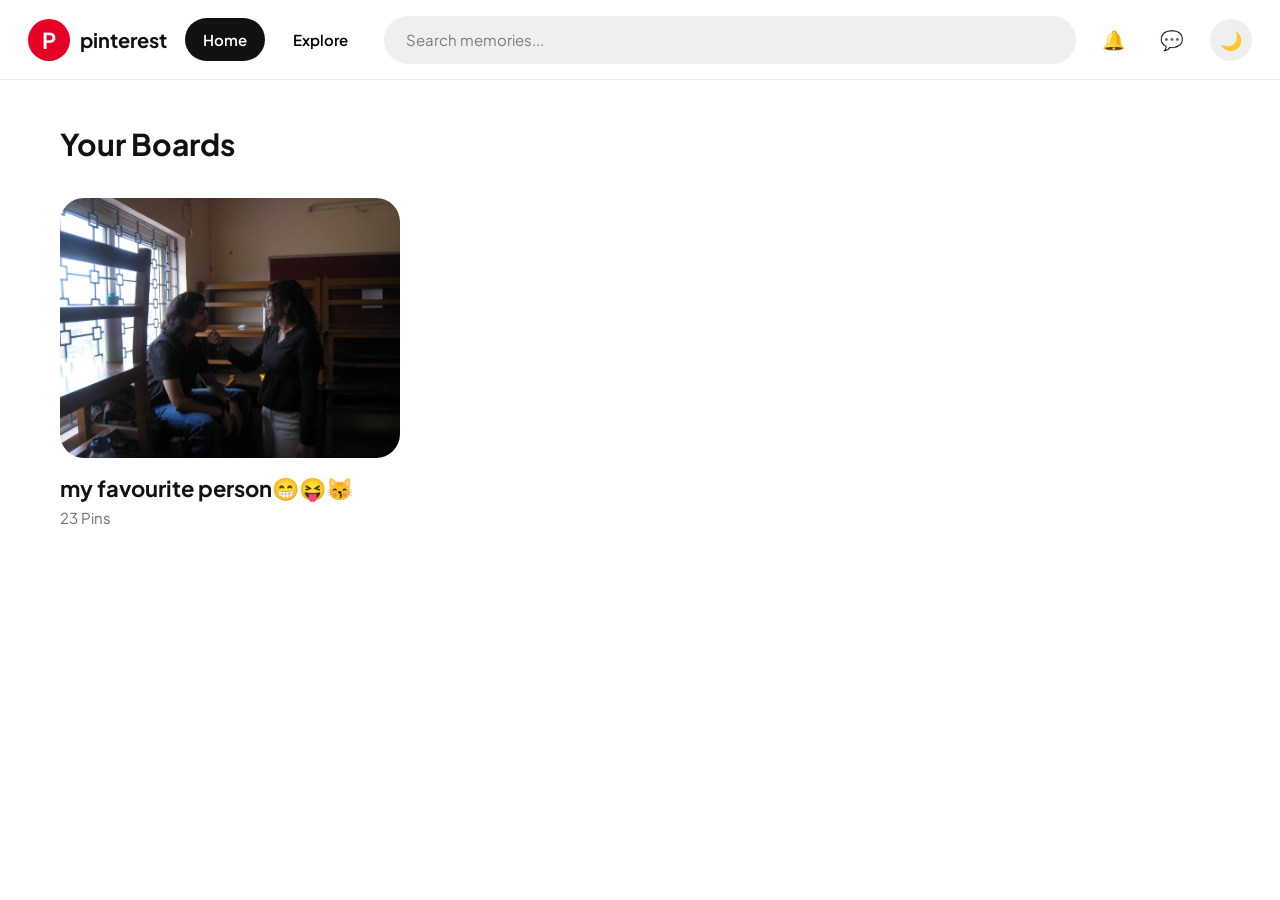
<file: index.html>
<!DOCTYPE html>
<html lang="en">

<head>

<meta charset="UTF-8">
<meta name="viewport" content="width=device-width, initial-scale=1.0">

<title>iykyk</title>

<link rel="stylesheet" href="style.css">

<link rel="preconnect" href="https://fonts.googleapis.com">
<link rel="preconnect" href="https://fonts.gstatic.com" crossorigin>

<link href="https://fonts.googleapis.com/css2?family=Plus+Jakarta+Sans:wght@400;500;600;700;800&family=Bodoni+Moda:wght@400;500;600;700&display=swap" rel="stylesheet">

</head>

<body>

<header class="navbar">

    <div class="logo">
        <div class="logo-circle">P</div>
        <span>pinterest</span>
    </div>

    <nav class="nav-links">

        <button class="active" id="homeButton">
            Home
        </button>

        <button id="exploreButton">
            Explore
        </button>

    </nav>

    <div class="search-area">

        <input
            type="text"
            id="searchBox"
            placeholder="Search memories..."
            autocomplete="off">

    </div>

    <div class="icons">

        <span id="notificationButton">🔔</span>

        <span id="messageButton">💬</span>

    </div>

   <div class="profile" id="darkModeButton">

    🌙

</div>

</header>



<main class="homepage" id="homepage">

    <h2>Your Boards</h2>

    <div class="boards">

        <a href="#" class="board-card" id="boardLink">

            <img src="images/us4.JPG" alt="Board Cover">

            <div class="board-info">

                <h3>my favourite person😁😝😽</h3>

                <p>23 Pins</p>

            </div>

        </a>

    </div>

</main>



<section class="board-page hidden" id="boardPage">

    <div class="board-header">

        <img
            src="images/us4.JPG"
            class="board-avatar">

        <h1>my favourite person😁😝😽</h1>

        <p>A collection of my favourite memories ❤️</p>

    </div>

    <div class="pins">

        <!-- HER -->
       <div class="pin note" data-tags="note intro">

            <h3>NOTE 😭❤️</h3>

            <p>

                i know you're completely aware that i didn't make this by myself because, &ensp;
                from your attempts to tell me that ai prompt stuff, you know that enakum coding ku romba dhooram
                (or CS in general 😭), so obviously ChatGPT helped me. But now i know some stuff to a level. un aluvukku ila
                and it throws millions and millions of errors for no reason. &emsp; Okay anyways, chatgpt use panadhukey
                
                it took me like 113 prompts 
                (ila but it took like 7 5ish before it strted getting bad so i had to create like branches and
                it genuinely came to close to that)

                BUT I can promise this whole idea was completely mine. &emsp;

                Namma annikku "what do i remind you off" nu pinterest la pantu irukumbodhu dhaan thonuchu. So i've been making this for almost a month now

                I thought it'd be cute and that you'd appreciate it.But i apologise if its a lame idea cause i had to use AI to make it.

                still.... 

                I hope you like it.

            </p>

        </div>

        <div class="pin tall">
            <img
                src="images/her1.jpg"
                data-caption="mwahh ❤️"
                data-tags="her pretty beautiful cute me you ">
        </div>
<div class="pin">

            <img
                src="images/IMG_3266.JPG"
                data-caption="hehehe ussss ❤️😝"
                data-tags="us together couple cute memories">

        </div>
 <div class="pin">

            <img
                src="images/platonic.png"
                data-caption="yes, we're def platonic"
                data-tags="platonic screenshot text funny screenshots">

        </div>

        <div class="pin">
            <img
                src="images/her2.JPG"
                data-caption="mwahh ❤️"
                data-tags="her pretty beautiful cute me you">
        </div>

    



        <div class="pin">

            <img
                src="images/hgf.jpg"
                data-caption="hehe ur hot"
                data-tags="hot pretty funny her gorgeous me you">

        </div>



       



        <div class="pin tall">

            <img
                src="images/1stpic.jpg"
                data-caption="this is the first ever pic i took of u (fyi ur imitating gayathri mam)"
                data-tags="first photo her memory school firsts you me">

        </div>



        <div class="pin">

            <img
                src="images/1stpic2gether.png"
                data-caption="this is our first pic together (i think) ❤️"
                data-tags="first together us memory firsts us">

        </div>

            <!-- HAPPY SIX MONTHS -->

       <div class="pin note" data-tags="note love notes">
            <h3>❤️😝😘😽</h3>

            <p>

            I LOOVVVEEEEE YOUUUU. ❤️😝😘😽

               ❤️😝😘😽 HAPPY SIX MONTHSSSS ❤️😝😘😽

            </p>

        </div>



        <!-- MORE PHOTOS -->

        <div class="pin">

            <img
                src="images/IMG_3162.JPG"
                data-caption="mwahh ❤️"
                data-tags="her pretty beautiful memory you me">

        </div>



        <div class="pin tall">

            <img
                src="images/medrawing.jpeg"
                data-caption="as promised... konjam kolaaru ah iruku 😭 but this is the best i can do ❤️"
                data-tags="drawing art sketch  funny">

        </div>

 <div class="pin">

            <img
                src="images/mylugn.png"
                data-caption="my first love you good night ❤️"
                data-tags="love goodnight lugn screenshot text me" firsts first>

        </div>

        


        <div class="pin tall">

            <img
                src="images/IMG_3289.JPG"
                data-caption="mwahh ❤️"
                data-tags="her pretty beautiful you me">

        </div>



        <!-- SCREENSHOTS -->

        <div class="pin">

            <img
                src="images/herilu.png"
                data-caption="ur first i love you (that counts) ❤️"
                data-tags="love ilu first screenshot text her firsts screenshots">

        </div>



        <div class="pin">

            <img
                src="images/bemyg.png"
                data-caption="you asking me to be your gf 😝😘"
                data-tags="proposal be my girlfriend screenshot first text firsts screenshots">

        </div>



        <div class="pin">

            <img
                src="images/hypedbemyg.png"
                data-caption="also you asking me to be your gf (that counts 😭)"
                data-tags="proposal be my girlfriend screenshot funny text, firsts, first, screenshot">

        </div>



        <div class="pin">

            <img
                src="images/herlugn.png"
                data-caption="ur first love you good night ❤️"
                data-tags="love goodnight lugn screenshot text her firsts screenshots">

        </div>



        <!-- OUR FIRSTS -->

       <div class="pin note" data-tags="note firsts notes note">

            <h3>our firsts ❤️</h3>

            <p>

                So ummm, there are some screenshots here. and like two photos? yeah. two

                They're some of our firsts that I could find. Plus you calling us platonic ( its funnyyy)

                I thought it'd be cute to include them. I've been going through our chats for a long time looking for stuff, we've texted a lot
                Not that im complaining.              

                Edho, indha, dates and timings oda iruku. i love you

            </p>

        </div>



        <div class="pin">

            <img
                src="images/myilu.png"
                data-caption="my first i love you (that counts) ❤️"
                data-tags="love ilu first screenshot text me screenshots">

        </div>



       


        <div class="pin">

            <img
                src="images/2nd1stilu.png"
                data-caption="second first i love you ❤️"
                data-tags="love ilu first screenshot second text firsts screenshots">

        </div>
        <!-- US ❤️ -->

        <div class="pin">

            <img
                src="images/us1.jpg"
                data-caption="hehehe ussss ❤️😝"
                data-tags="us together couple cute memories selfie">

        </div>



        <div class="pin tall">

            <img
                src="images/us2.jpg"
                data-caption="hehehe ussss ❤️😝"
                data-tags="us together couple cute memories">

        </div>



        <div class="pin">

            <img
                src="images/us3.jpg"
                data-caption="hehehe ussss ❤️😝"
                data-tags="us together couple cute memories">

        </div>
        
       


        <!-- LAST PHOTO -->

        <div class="pin">

            <img
                src="images/IMG_3291.JPG"
                data-caption="hehehe ussss ❤️😝"
                data-tags="us together couple memories cute">

        </div>
<!-- ===========================
     CUSTOM POPUP
=========================== -->



        <!-- FINAL LETTER -->

        <div class="pin note">

            <h3> open lastt </h3>

            <p>

               meedhi elathaiyum paathuta na open this

            </p>

        </div>

    </div>

</section>

<script src="script.js"></script>
    

</body>

</html>
</file>
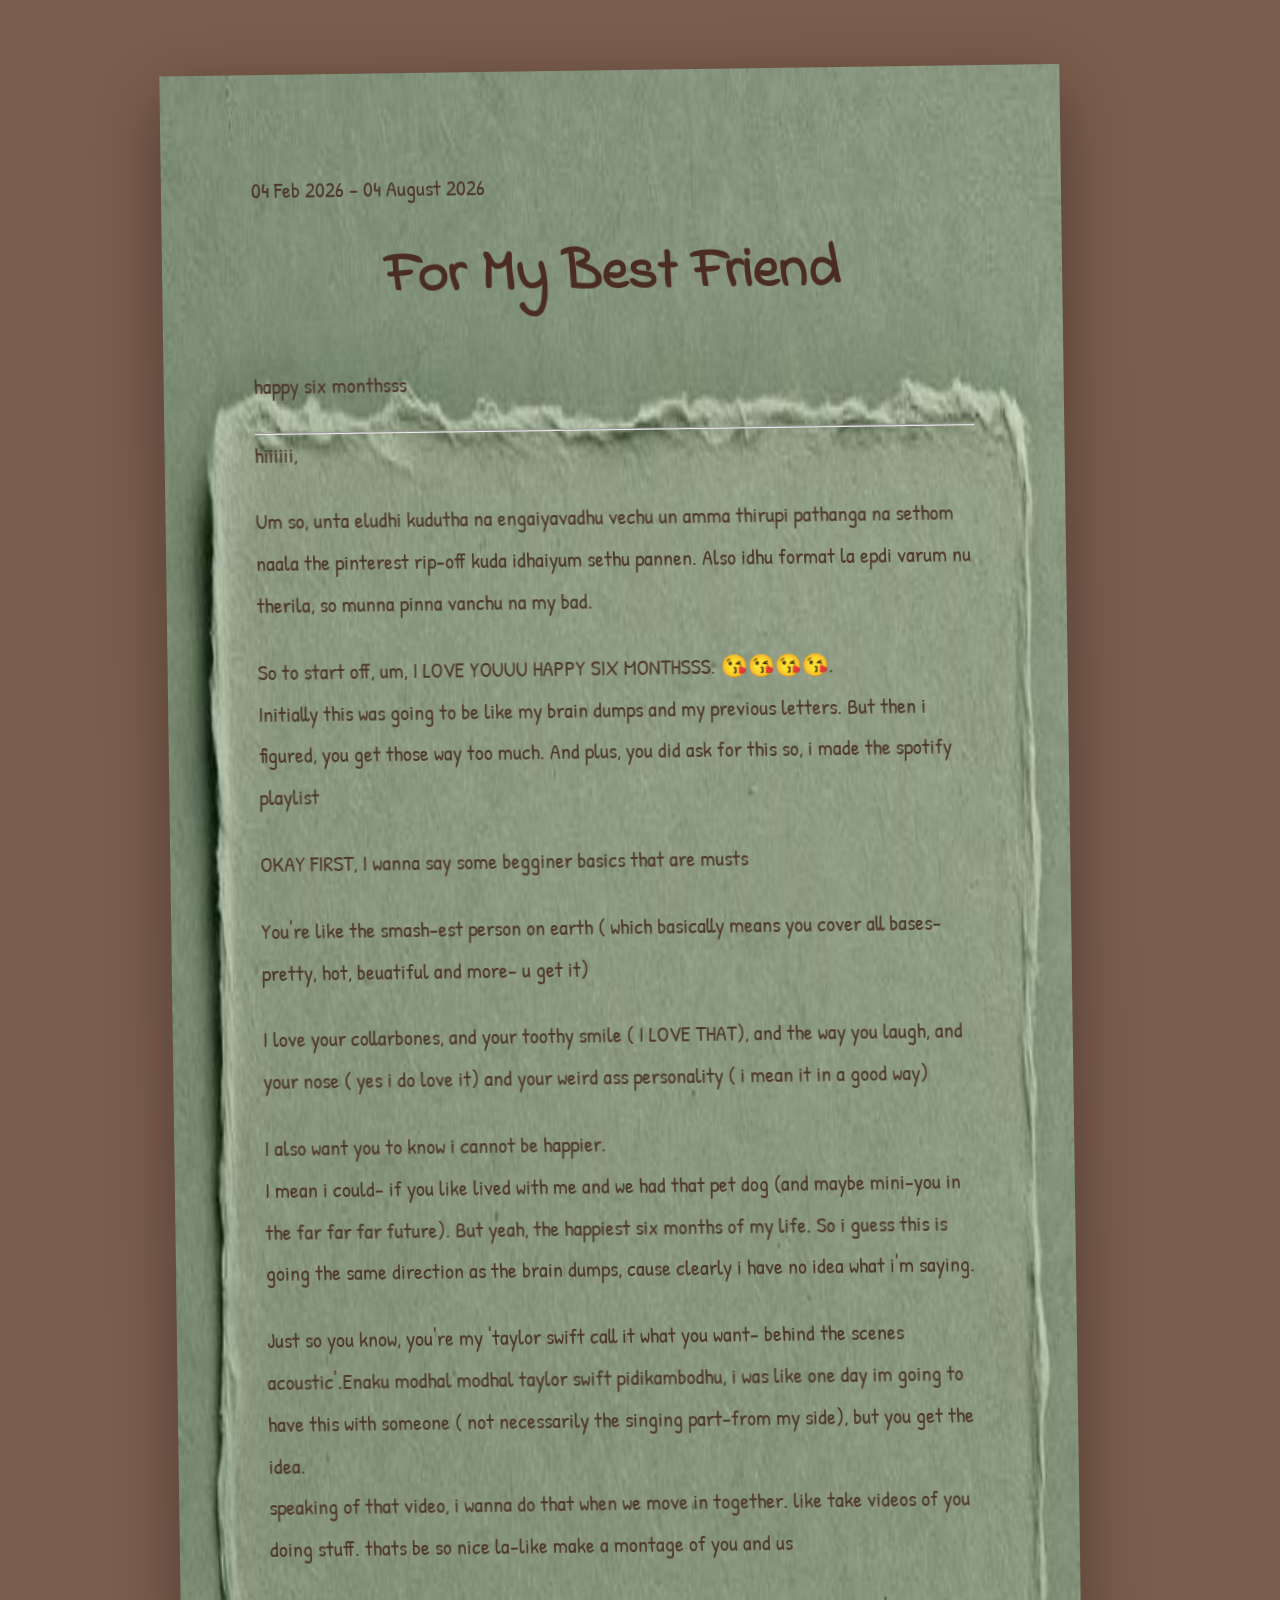
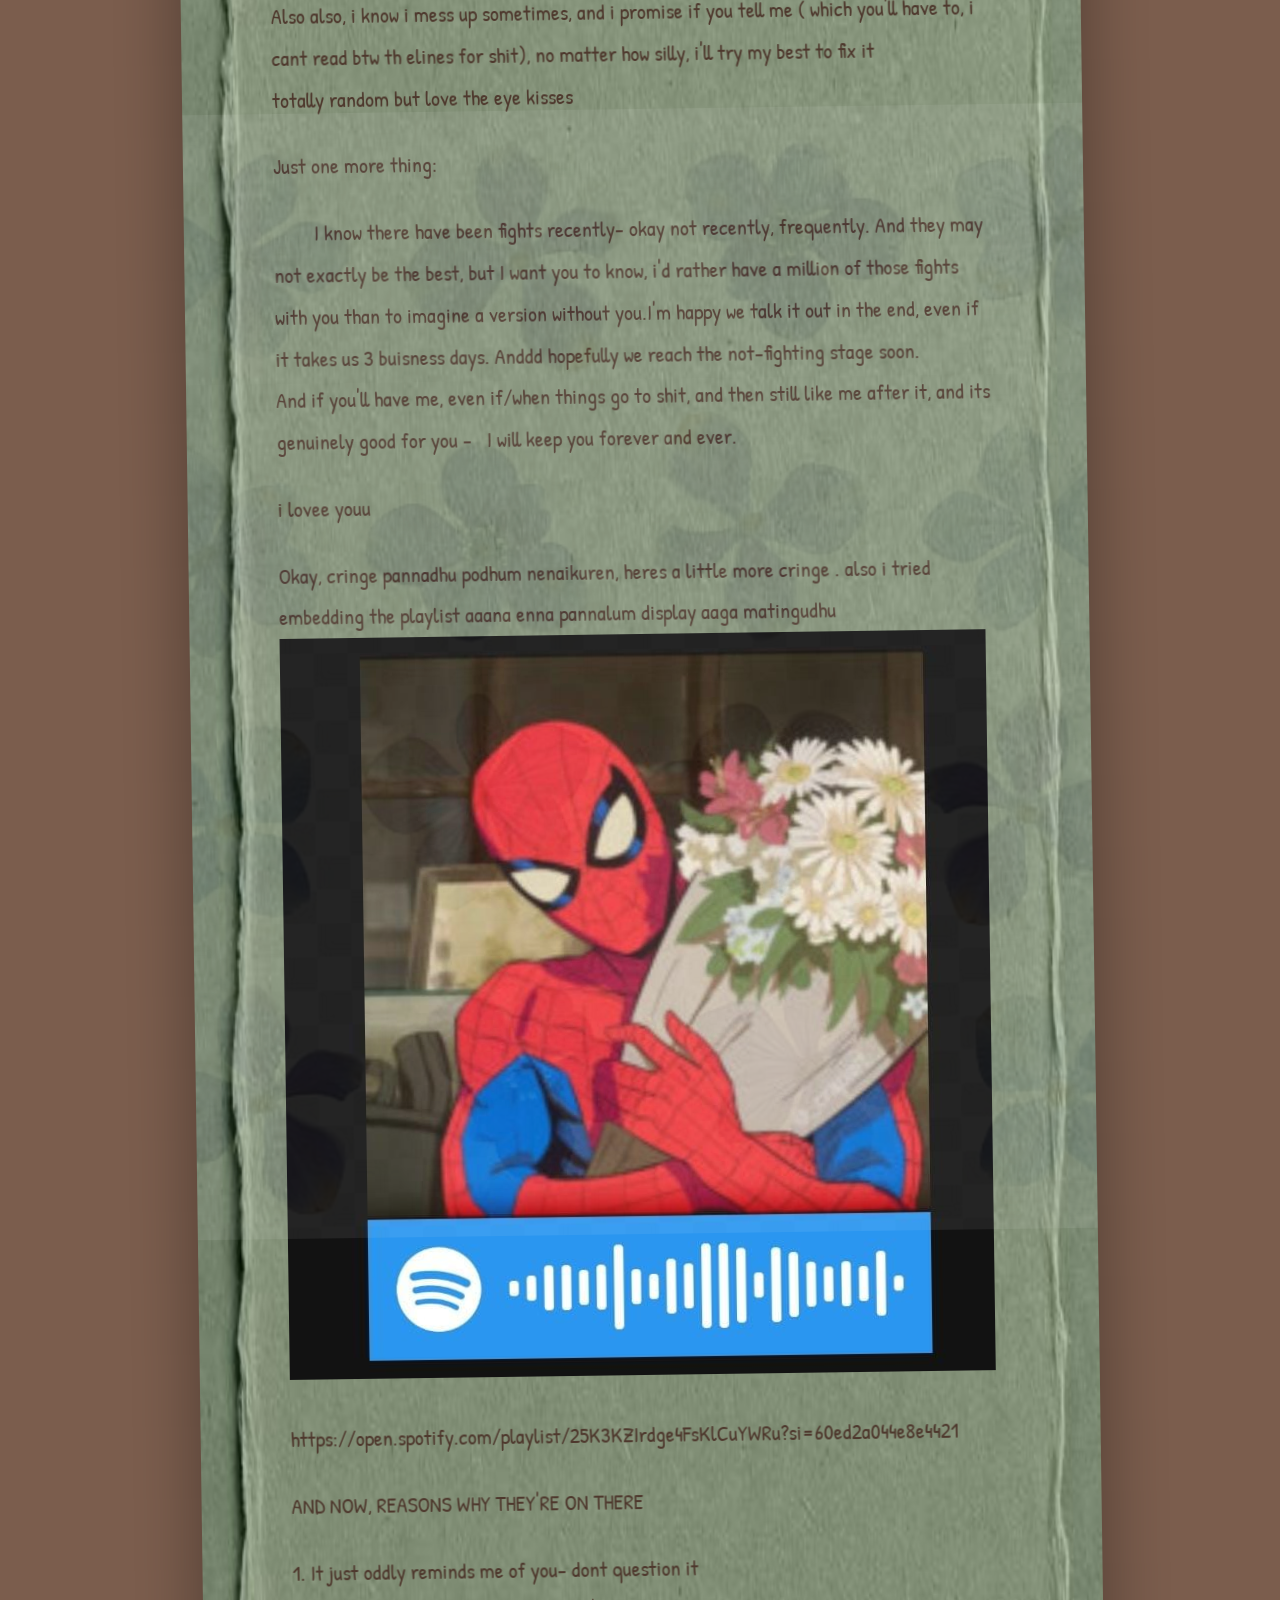
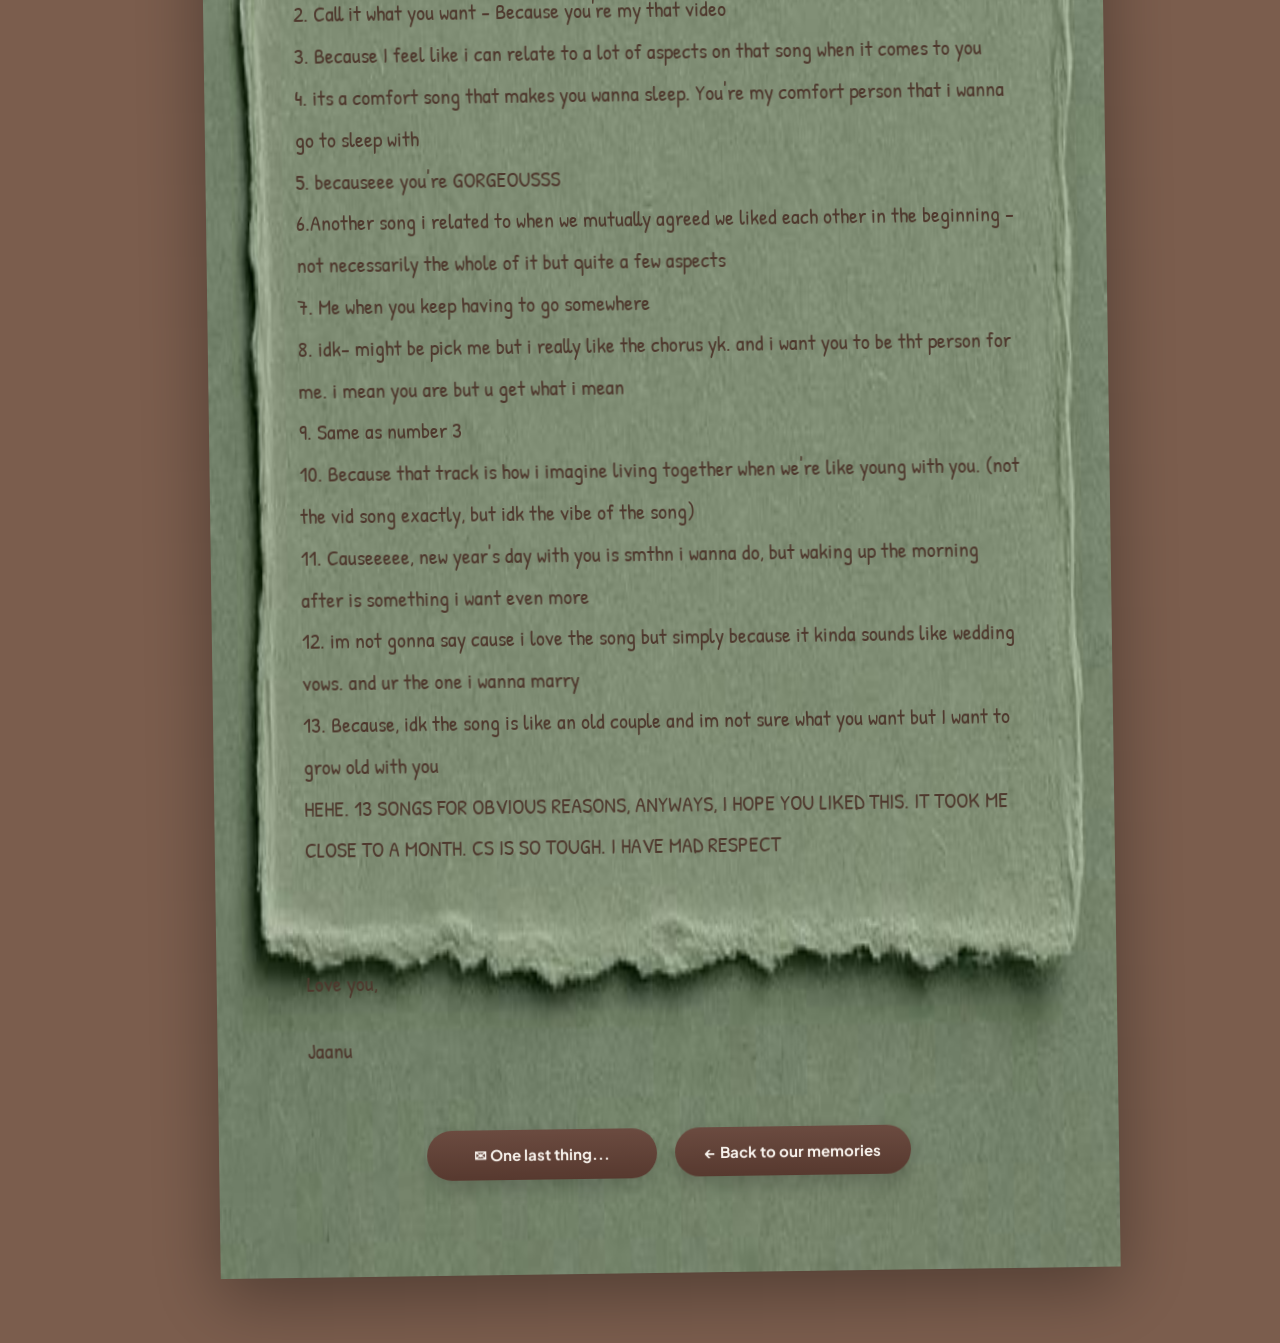
<file: letter.html>
<!DOCTYPE html>
<html lang="en">

<head>

    <meta charset="UTF-8">
    <meta name="viewport" content="width=device-width, initial-scale=1.0">

    <title>letter??</title>

    <link rel="stylesheet" href="letter.css">

    <link rel="preconnect" href="https://fonts.googleapis.com">

    <link rel="preconnect" href="https://fonts.gstatic.com" crossorigin>

    <link href="https://fonts.googleapis.com/css2?family=Indie+Flower&family=Patrick+Hand&family=Plus+Jakarta+Sans:wght@400;500;600;700&display=swap" rel="stylesheet">

</head>

<body>



<div class="paper">

    <p class="date">

        04 Feb 2026 – 04 August 2026

    </p>

    <h1>

        For My Best Friend

    </h1>

    <p class="subtitle">

        happy six monthsss

    </p>

    <hr>





    <div class="letter">

        <p>

            hiiiiii,

        </p>


        <p>

            <!-- YOUR LETTER STARTS HERE -->

        </p>

        <p>

            Um so, unta eludhi kudutha na engaiyavadhu vechu un amma thirupi pathanga na sethom naala the pinterest rip-off kuda idhaiyum sethu pannen.
			Also idhu format la epdi varum nu therila, so munna pinna vanchu na my bad.

        </p>

        <p>
             So to start off, um, I LOVE YOUUU HAPPY SIX MONTHSSS. 😘😘😘😘. <br>
			Initially this was going to be like my brain dumps and my previous letters. 
			But then i figured, you get those way too much. And plus, you did ask for this so, i made the spotify playlist
        </p>
	
<p>
OKAY FIRST, I wanna say some begginer basics that are musts
</p>
<p>
You're like the smash-est person on earth ( which basically means you cover all bases- pretty, hot, beuatiful and more- u get it)
</p>
<p>
I love your collarbones, and your toothy smile ( I LOVE THAT), and the way you laugh, and your nose ( yes i do love it) and your weird ass personality ( i mean it in a good way)
</p>
		<P>
			I also want you to know i cannot be happier.<br> I mean i could- if you like lived with me and we had that pet dog 
			(and maybe mini-you in the far far far future). But yeah, the happiest six months of my life. 
			So i guess this is going the same direction as the brain dumps, cause clearly i have no idea what i'm saying.
</p>
<p>
Just so you know, you're my 'taylor swift call it what you want- behind the scenes acoustic'.Enaku modhal modhal taylor swift pidikambodhu,
i was like one day im going to have this with someone ( not necessarily the singing part-from my side), but you get the idea.
<br>
speaking of that video, i wanna do that when we move in together. like take videos of you doing stuff. thats be so nice la-like make a montage of you and us
</p>

		<p>
			Also also, i know i mess up sometimes, and i promise if you tell me ( which you'll have to, i cant read btw th elines for shit), 
			no matter how silly, i'll try my best to fix it <br> totally random but love the eye kisses

<p>
Just one more thing:

<p style="text-indent: 40px;"> I know there have been fights recently- okay not recently, frequently. And they may not exactly be the best,
	but I want you to know, i'd rather have a million of those fights with you than to imagine a version without you.I'm happy we talk it out in the end,
	even if it takes us 3 buisness days. Anddd hopefully we reach the not-fighting stage soon. <br>
	
	And if you'll have me,
	even if/when things go to shit, and then still like me after it, and its genuinely good for you -
	&nbsp; I will keep you forever and ever.</p>

</p>

<p>
i lovee youu
</p>

<p>
 Okay, cringe pannadhu podhum nenaikuren, heres a little more cringe . also i tried embedding the playlist aaana enna pannalum display aaga matingudhu
</p?
		<iframe style="border-radius:12px" src="https://spotify.com" width="100%" height="352" frameBorder="0" allowfullscreen="
			" allow="autoplay; clipboard-write; encrypted-media; fullscreen; picture-in-picture" loading="lazy"></iframe>


	<img src="images/b3156f34-bdee-4170-b66f-da9c917953db.jpg" alt="Us ❤️" class="letter-photo">	
		<p>https://open.spotify.com/playlist/25K3KZIrdge4FsKlCuYWRu?si=60ed2a044e8e4421</p>

        <p> AND NOW, REASONS WHY THEY'RE ON THERE</p>

		<p>
			1. It just oddly reminds me of you- dont question it <br>
			2. Call it what you want - Because you're my that video <br>
			3. Because I feel like i can relate to a lot of aspects on that song when it comes to you <br>
			4. its a comfort song that makes you wanna sleep. You're my comfort person that i wanna go to sleep with <br>
			5. becauseee you're GORGEOUSSS <br>
			6.Another song i related to when we mutually agreed we liked each other in the beginning - not necessarily the whole of it but quite a few aspects <br>
			7. Me when you keep having to go somewhere<br>
			8. idk- might be pick me but i really like the chorus yk. and i want you to be tht person for me. i mean you are but u get what i mean <br>
			9. Same as number 3 <br>
			10. Because that track is how i imagine living together when we're like young with you. (not the vid song exactly, but idk the vibe of the song) <br>
			11. Causeeeee, new year's day with you is smthn i wanna do, but waking up the morning after is something i want even more <br>
			12. im not gonna say cause i love the song but simply because it kinda sounds like wedding vows. and ur the one i wanna marry <br>
			13. Because, idk the song is like an old couple and im not sure what you want but I want to grow old with you <br>
			
		
		HEHE. 13 SONGS FOR OBVIOUS REASONS, ANYWAYS, I HOPE YOU LIKED THIS. IT TOOK ME CLOSE TO A MONTH. CS IS SO TOUGH. I HAVE MAD RESPECT
																																		
																																			
		</p>
	<p> <br> </p>
        <p>

            Love you,

        </p>
		
	

        <p>

            Jaanu

        </p>

    </div>





<div class="button-row">

    <button id="lastThing" class="open-btn">

        ✉ One last thing...

    </button>

    <a href="index.html" class="back">

        ← Back to our memories

    </a>

</div>



<div id="surprise" class="hidden">

    <h2>

        One Last Thing...

    </h2>

    <p>

        I LOVEE YOUUU. MWAHHHHHHH. come give me a hug or a kiss or both

    </p>

</div>

</div>



<script src="letter.js"></script>

</body>

</html>
</file>
<file: style.css>
/* ==========================================================
   GOOGLE FONT
========================================================== */

@import url('https://fonts.googleapis.com/css2?family=Plus+Jakarta+Sans:wght@400;500;600;700;800&family=Bodoni+Moda:wght@400;500;600;700&display=swap');


/* ==========================================================
   RESET
========================================================== */

*{
    margin:0;
    padding:0;
    box-sizing:border-box;
}

html{
    scroll-behavior:smooth;
}

body{

    font-family:"Plus Jakarta Sans",sans-serif;

    background:#ffffff;

    color:#111111;

    transition:
    background .35s ease,
    color .35s ease;

}


/* ==========================================================
   LINKS
========================================================== */

a{

    text-decoration:none;

    color:inherit;

}


/* ==========================================================
   NAVBAR
========================================================== */

.navbar{

    position:sticky;

    top:0;

    z-index:1000;

    height:80px;

    padding:0 28px;

    display:flex;

    align-items:center;

    gap:18px;

    background:#ffffff;

    border-bottom:1px solid #ececec;

    transition:
    background .35s,
    border-color .35s;

}


/* ==========================================================
   LOGO
========================================================== */

.logo{

    display:flex;

    align-items:center;

    gap:10px;

    font-weight:700;

    font-size:20px;

}

.logo-circle{

    width:42px;

    height:42px;

    border-radius:50%;

    background:#e60023;

    color:white;

    display:flex;

    justify-content:center;

    align-items:center;

    font-size:22px;

    font-weight:700;

}


/* ==========================================================
   NAVIGATION BUTTONS
========================================================== */

.nav-links{

    display:flex;

    align-items:center;

    gap:10px;

}

.nav-links button{

    border:none;

    background:none;

    border-radius:999px;

    padding:12px 18px;

    font-family:"Plus Jakarta Sans",sans-serif;

    font-size:15px;

    font-weight:600;

    cursor:pointer;

    transition:.25s;

}

.nav-links button:hover{

    background:#efefef;

}

.nav-links .active{

    background:#111111;

    color:white;

}


/* ==========================================================
   SEARCH BAR
========================================================== */

.search-area{

    flex:1;

}

.search-area input{

    width:100%;

    height:48px;

    border:none;

    outline:none;

    border-radius:999px;

    background:#efefef;

    padding:0 22px;

    font-size:15px;

    font-family:"Plus Jakarta Sans",sans-serif;

    transition:
    background .25s,
    color .25s;

}

.search-area input::placeholder{

    color:#7a7a7a;

}


/* ==========================================================
   RIGHT SIDE
========================================================== */

.icons{

    display:flex;

    align-items:center;

    gap:18px;

}

.icons span{

    width:40px;

    height:40px;

    border-radius:50%;

    display:flex;

    justify-content:center;

    align-items:center;

    cursor:pointer;

    font-size:19px;

    transition:.25s;

}

.icons span:hover{

    background:#efefef;

}


.profile{

    width:42px;

    height:42px;

    border-radius:50%;

    background:#efefef;

    display:flex;

    justify-content:center;

    align-items:center;

    cursor:pointer;

    transition:.25s;

    font-size:18px;

}

.profile:hover{

    background:#dddddd;

}


/* ==========================================================
   HOME PAGE
========================================================== */

.homepage{

    max-width:1450px;

    margin:auto;

    padding:45px;

}

.homepage h2{

    font-size:30px;

    margin-bottom:35px;

    font-weight:700;

}


/* ==========================================================
   BOARDS
========================================================== */

.boards{

    display:flex;

    gap:35px;

    flex-wrap:wrap;

}

.board-card{

    width:340px;

    transition:.28s;

}

.board-card:hover{

    transform:translateY(-6px);

}

.board-card img{

    width:100%;

    height:260px;

    object-fit:cover;

    border-radius:24px;

    display:block;

}

.board-info{

    margin-top:16px;

}

.board-info h3{

    font-size:22px;

    margin-bottom:6px;

}

.board-info p{

    color:#6e6e6e;

    font-size:15px;

}
/* ==========================================================
   BOARD PAGE
========================================================== */

.hidden{

    display:none;

}

.board-page{

    max-width:1450px;

    margin:auto;

    padding:40px;

}


/* ==========================================================
   BOARD HEADER
========================================================== */

.board-header{

    display:flex;

    flex-direction:column;

    align-items:center;

    text-align:center;

    margin-bottom:45px;

}

.board-avatar{

    width:120px;

    height:120px;

    border-radius:50%;

    object-fit:cover;

    margin-bottom:18px;

    box-shadow:0 8px 25px rgba(0,0,0,.12);

}

.board-header h1{

    font-size:34px;

    font-weight:700;

    margin-bottom:10px;

}

.board-header p{

    font-size:16px;

    color:#777777;

}


/* ==========================================================
   PINTEREST MASONRY GRID
========================================================== */

.pins{

    column-count:5;

    column-gap:18px;

}

.pin{

    break-inside:avoid;

    margin-bottom:18px;

}


/* ==========================================================
   PIN CARD
========================================================== */

.pin{

    background:#ffffff;

    border-radius:20px;

    overflow:hidden;

    cursor:pointer;

    box-shadow:0 2px 12px rgba(0,0,0,.08);

    transition:
    transform .25s,
    box-shadow .25s,
    background .35s;

}

.pin:hover{

    transform:translateY(-5px);

    box-shadow:0 14px 28px rgba(0,0,0,.15);

}


/* ==========================================================
   IMAGES
========================================================== */

.pin img{

    width:100%;

    display:block;

}


/* Regular photos */

.pin.photo img{

    object-fit:cover;

}


/* Screenshots */

.pin.screenshot img{

    object-fit:contain;

    background:#f4f4f4;

    padding:10px;

}


/* Drawings */

.pin.drawing img{

    object-fit:contain;

    background:#faf7f2;

    padding:16px;

}


/* Taller pins */

.pin.tall img{

    min-height:430px;

    object-fit:cover;

}


/* Extra tall screenshots */

.pin.screenshot.tall img{

    min-height:520px;

    object-fit:contain;

}


/* ==========================================================
   NOTE CARDS
========================================================== */

.pin.note{

    background:#fffdf7;

    padding:28px;

    cursor:pointer;

}

.pin.note h3{

    font-family:"Bodoni Moda",serif;

    font-size:23px;

    margin-bottom:16px;

    color:#222222;

}

.pin.note p{

    font-family:"Bodoni Moda",serif;

    font-size:16px;

    line-height:1.8;

    color:#5d5d5d;

}


/* ==========================================================
   IMAGE HOVER
========================================================== */

.pin img{

    transition:
    transform .35s ease,
    filter .35s ease;

}

.pin:hover img{

    transform:scale(1.025);

}


/* Don't zoom screenshots */

.pin.screenshot:hover img{

    transform:none;

}


/* Don't zoom drawings */

.pin.drawing:hover img{

    transform:none;

}/* ==========================================================
   POPUP OVERLAY
========================================================== */

#imageOverlay,
.overlay{

    position:fixed;

    inset:0;

    background:rgba(0,0,0,.88);

    display:none;

    justify-content:center;

    align-items:center;

    z-index:9999;

    backdrop-filter:blur(6px);

}


/* ==========================================================
   POPUP CARD
========================================================== */

.popup-card,
.card{

    width:min(1000px,92vw);

    max-height:90vh;

    background:#ffffff;

    border-radius:24px;

    overflow:hidden;

    display:flex;

    box-shadow:0 25px 60px rgba(0,0,0,.35);

}


/* ==========================================================
   POPUP IMAGE
========================================================== */

.popup-card img,
.card img{

    width:60%;

    max-height:90vh;

    object-fit:cover;

    background:#f5f5f5;

}


/* ==========================================================
   POPUP INFO
========================================================== */

.popup-info,
.right{

    width:40%;

    padding:34px;

    display:flex;

    flex-direction:column;

}

.popup-info h2,
.right h2{

    font-size:28px;

    margin-bottom:22px;

}

.popup-info p,
.right p{

    font-size:18px;

    line-height:1.8;

    color:#555555;

    flex:1;

}

.popup-info small,
.right div{

    color:#8b8b8b;

    font-size:14px;

}


/* ==========================================================
   SCROLLBAR
========================================================== */

::-webkit-scrollbar{

    width:10px;

}

::-webkit-scrollbar-track{

    background:#f5f5f5;

}

::-webkit-scrollbar-thumb{

    background:#cfcfcf;

    border-radius:999px;

}

::-webkit-scrollbar-thumb:hover{

    background:#aaaaaa;

}


/* ==========================================================
   TEXT SELECTION
========================================================== */

::selection{

    background:#e60023;

    color:#ffffff;

}


/* ==========================================================
   SMOOTH TRANSITIONS
========================================================== */

body,
.navbar,
.board-card,
.pin,
.pin.note,
.search-area input,
.icons span,
.profile,
.board-header,
.board-info,
.popup-card,
.card{

    transition:
    background .35s ease,
    color .35s ease,
    border-color .35s ease,
    box-shadow .35s ease,
    transform .25s ease;

}


/* ==========================================================
   FADE-IN ANIMATION
========================================================== */

@keyframes fadeUp{

    from{

        opacity:0;

        transform:translateY(25px);

    }

    to{

        opacity:1;

        transform:translateY(0);

    }

}

.board-page{

    animation:fadeUp .45s ease;

}

.homepage{

    animation:fadeUp .45s ease;

}


/* ==========================================================
   RESPONSIVE
========================================================== */

@media (max-width:1400px){

    .pins{

        column-count:4;

    }

}

@media (max-width:1100px){

    .pins{

        column-count:3;

    }

}

@media (max-width:850px){

    .pins{

        column-count:2;

    }

}

@media (max-width:600px){

    .pins{

        column-count:1;

    }

    .popup-card,
    .card{

        flex-direction:column;

        width:95vw;

    }

    .popup-card img,
    .card img{

        width:100%;

        max-height:55vh;

    }

    .popup-info,
    .right{

        width:100%;

    }

}
/* ==========================================================
   DARK MODE
========================================================== */

body.dark{

    background:#111111;

    color:#f5f5f5;

}


/* ==========================================================
   NAVBAR
========================================================== */

body.dark .navbar{

    background:#111111;

    border-bottom:1px solid #2b2b2b;

}


/* ==========================================================
   LOGO
========================================================== */

body.dark .logo{

    color:#ffffff;

}

body.dark .logo-circle{

    background:#e60023;

}


/* ==========================================================
   NAVIGATION BUTTONS
========================================================== */

body.dark .nav-links button{

    color:#ffffff;

}

body.dark .nav-links button:hover{

    background:#2a2a2a;

}

body.dark .nav-links .active{

    background:#ffffff;

    color:#111111;

}


/* ==========================================================
   SEARCH BAR
========================================================== */

body.dark .search-area input{

    background:#2a2a2a;

    color:#ffffff;

}

body.dark .search-area input::placeholder{

    color:#aaaaaa;

}


/* ==========================================================
   ICONS
========================================================== */

body.dark .icons span{

    color:#ffffff;

}

body.dark .icons span:hover{

    background:#2a2a2a;

}

body.dark .profile{

    background:#2a2a2a;

    color:#ffffff;

}

body.dark .profile:hover{

    background:#3a3a3a;

}


/* ==========================================================
   HOMEPAGE
========================================================== */

body.dark .homepage{

    background:#111111;

}

body.dark .homepage h2{

    color:#ffffff;

}

body.dark .board-info h3{

    color:#ffffff;

}

body.dark .board-info p{

    color:#bdbdbd;

}


/* ==========================================================
   BOARD HEADER
========================================================== */

body.dark .board-header h1{

    color:#ffffff;

}

body.dark .board-header p{

    color:#bdbdbd;

}


/* ==========================================================
   PINS
========================================================== */

body.dark .pin{

    background:#1f1f1f;

    box-shadow:none;

}

body.dark .pin:hover{

    box-shadow:0 16px 35px rgba(0,0,0,.45);

}


/* ==========================================================
   NOTE PINS
========================================================== */

body.dark .pin.note{

    background:#252525;

}

body.dark .pin.note h3{

    color:#ffffff;

}

body.dark .pin.note p{

    color:#dddddd;

}


/* ==========================================================
   SCREENSHOTS
========================================================== */

body.dark .pin.screenshot img{

    background:#202020;

}


/* ==========================================================
   DRAWING
========================================================== */

body.dark .pin.drawing img{

    background:#202020;

}


/* ==========================================================
   POPUP
========================================================== */

body.dark .popup-card,
body.dark .card{

    background:#1f1f1f;

}

body.dark .popup-card img,
body.dark .card img{

    background:#181818;

}

body.dark .popup-info h2,
body.dark .right h2{

    color:#ffffff;

}

body.dark .popup-info p,
body.dark .right p{

    color:#dddddd;

}

body.dark .popup-info small,
body.dark .right div{

    color:#aaaaaa;

}


/* ==========================================================
   SCROLLBAR
========================================================== */

body.dark ::-webkit-scrollbar-track{

    background:#111111;

}

body.dark ::-webkit-scrollbar-thumb{

    background:#444444;

}

body.dark ::-webkit-scrollbar-thumb:hover{

    background:#666666;

}


/* ==========================================================
   IMAGE BRIGHTNESS
========================================================== */

body.dark .pin img{

    filter:brightness(.96);

}

body.dark .pin:hover img{

    filter:brightness(1);

}


/* ==========================================================
   TRANSITION
========================================================== */

body,
.navbar,
.pin,
.pin.note,
.board-header,
.board-info,
.search-area input,
.icons span,
.profile,
.popup-card,
.card{

    transition:
        background .35s ease,
        color .35s ease,
        border-color .35s ease,
        box-shadow .35s ease,
        filter .35s ease;

}
/* ==========================================================
   FINAL POLISH
========================================================== */

/* Slightly rounded images */

.pin img{

    border-radius:20px;

}


/* Better board hover */

.board-card img{

    transition:
        transform .35s ease,
        filter .35s ease;

}

.board-card:hover img{

    transform:scale(1.02);

}


/* Better spacing between notes */

.pin.note{

    display:flex;

    flex-direction:column;

    justify-content:center;

    min-height:220px;

}


/* Better paragraph spacing */

.pin.note p{

    margin-top:12px;

}


/* Images load nicely */

.pin img{

    opacity:0;

    animation:fadeImage .5s forwards;

}

@keyframes fadeImage{

    from{

        opacity:0;

    }

    to{

        opacity:1;

    }

}


/* Popup image */

.card img{

    transition:transform .35s ease;

}

.card img:hover{

    transform:scale(1.01);

}


/* Search highlight */

.pin.searchMatch{

    outline:4px solid #e60023;

    outline-offset:4px;

}


/* Better buttons */

.nav-links button,
.profile,
.icons span{

    user-select:none;

}


/* Disable image dragging */

img{

    user-select:none;

    -webkit-user-drag:none;

}


/* Better popup text */

.right{

    overflow-y:auto;

}

.right::-webkit-scrollbar{

    width:8px;

}


/* Footer spacing */

footer{

    margin-top:60px;

    text-align:center;

    color:#888;

    font-size:14px;

}


/* ==========================================================
   DESKTOP ONLY
========================================================== */

@media (min-width:1200px){

    .homepage{

        padding-left:60px;

        padding-right:60px;

    }

    .board-page{

        padding-left:60px;

        padding-right:60px;

    }

}


/* ==========================================================
   LARGE SCREENS
========================================================== */

@media (min-width:1700px){

    .pins{

        column-count:6;

    }

}


/* ==========================================================
   SMALL LAPTOPS
========================================================== */

@media (max-width:1350px){

    .pins{

        column-count:4;

    }

}


/* ==========================================================
   NICE FOCUS STATES
========================================================== */

button:focus,
input:focus{

    outline:none;

}


/* ==========================================================
   END
========================================================== */
</file>
<file: letter.css>
/* =======================================
   GOOGLE FONTS
======================================= */

@import url('https://fonts.googleapis.com/css2?family=Indie+Flower&family=Patrick+Hand&display=swap');


/* =======================================
   PAGE
======================================= */

*{
    margin:0;
    padding:0;
    box-sizing:border-box;
}

body{

    background:#7b5d4d;
    min-height:100vh;

    display:flex;
    justify-content:center;
    align-items:center;

    padding:70px;

    font-family:"Patrick Hand",cursive;
}


/* =======================================
   PAPER
======================================= */

.paper{

    position:relative;

    width:min(900px,95vw);

    padding:95px 90px;

    background:url("assets/assetspaper.jpg") center/100% 100% no-repeat;

    transform:rotate(-0.8deg);

    filter:drop-shadow(0 20px 35px rgba(0,0,0,.35));

}


/* =======================================
   BACKGROUND FLOWER (Flower 2)
======================================= */

.paper::before{

    content:"";

    position:absolute;

    inset:0;

    background:url("assets/assetsflower2.jpg") center center no-repeat;

    background-size:125%;

    opacity:.08;

    pointer-events:none;

    z-index:0;

}


/* =======================================
   FLOWERS
======================================= */

.flower{

    position:absolute;

    pointer-events:none;

    z-index:3;

}

.flower1{

    width:180px;

    top:-40px;
    left:-35px;

    transform:rotate(-15deg);

}

.flower3{

    width:190px;

    top:-30px;
    right:-40px;

    transform:rotate(18deg);

}

.flower4{

    width:170px;

    bottom:-35px;
    left:-30px;

    transform:rotate(12deg);

}

.flower5{

    width:165px;

    bottom:-30px;
    right:-30px;

    transform:rotate(-10deg);

}


/* =======================================
   LETTER CONTENT
======================================= */

.content{

    position:relative;
    z-index:5;

}


/* =======================================
   HEADING
======================================= */

h1{

    font-family:"Indie Flower",cursive;

    font-size:58px;

    text-align:center;

    margin-bottom:45px;

    color:#4b2c22;

}


/* =======================================
   TEXT
======================================= */

p{

    font-size:22px;

    line-height:1.9;

    color:#4e382d;

    margin-bottom:25px;

}


/* =======================================
   SIGNATURE
======================================= */

.signature{

    margin-top:65px;

    text-align:right;

    font-size:38px;

    font-family:"Indie Flower",cursive;

    color:#593428;

}


/* =======================================
   BUTTON ROW
======================================= */

.button-row{

    display:flex;

    justify-content:center;

    align-items:center;

    gap:18px;

    flex-wrap:wrap;

    margin-top:60px;

}


/* =======================================
   BUTTONS
======================================= */

.back,
.open-btn{

    display:inline-flex;

    justify-content:center;

    align-items:center;

    gap:8px;

    min-width:230px;

    padding:15px 30px;

    text-decoration:none;

    font-family:"Plus Jakarta Sans",sans-serif;

    font-size:15px;

    font-weight:700;

    color:#f8f3ed;

    background:linear-gradient(to bottom,#6b4b40,#57392f);

    border:none;

    border-radius:999px;

    cursor:pointer;

    transition:.25s;

    box-shadow:0 8px 18px rgba(0,0,0,.18);

}


.back:hover,
.open-btn:hover{

    transform:translateY(-3px);

    background:linear-gradient(to bottom,#7b594d,#654338);

    box-shadow:0 14px 28px rgba(0,0,0,.25);

}


.back:active,
.open-btn:active{

    transform:translateY(-1px);

}
</file>
